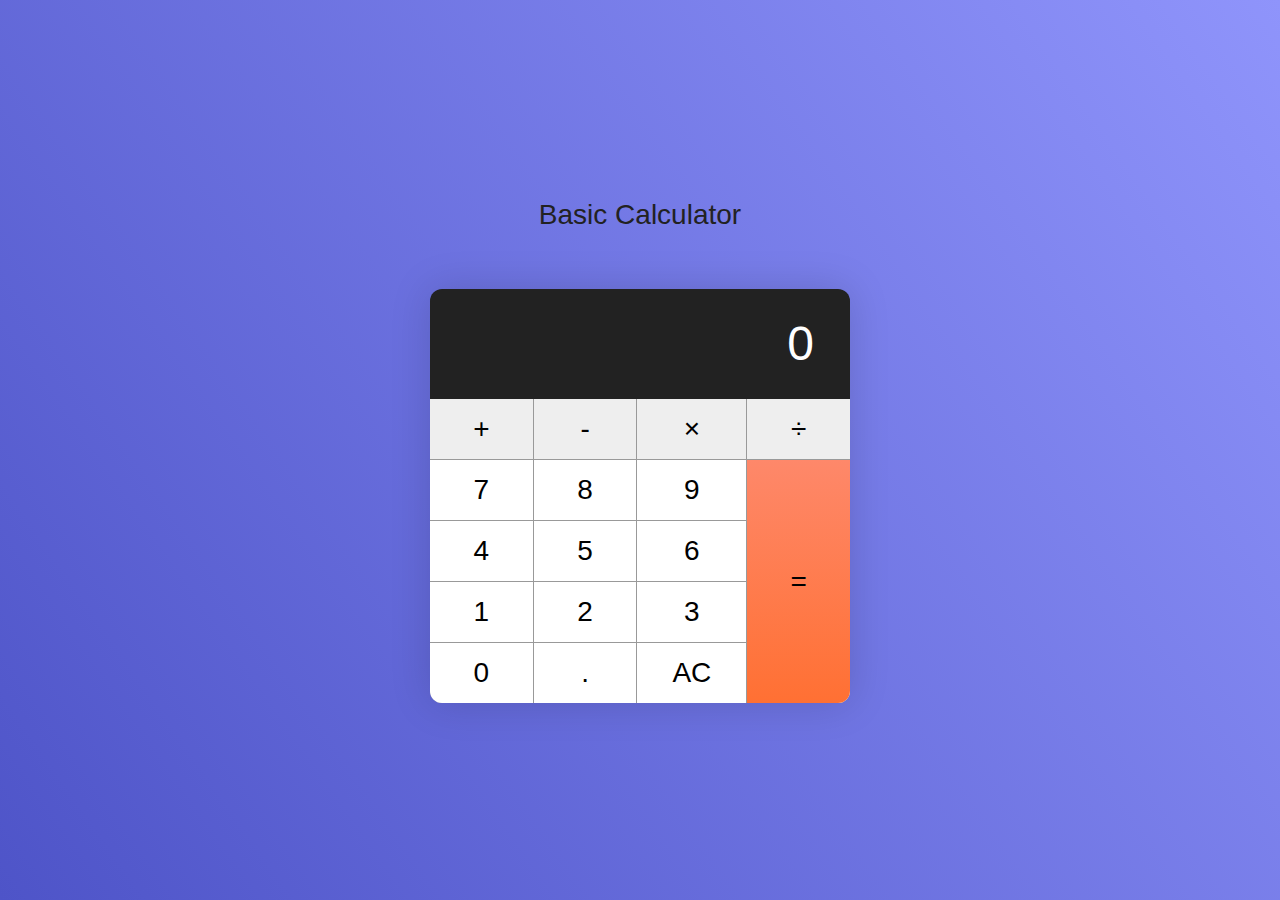
<file: Calculator/index.html>
<html lang="en">
<head>
    <meta charset="UTF-8">
    <meta name="viewport" content="width=device-width, initial-scale=1.0">
    <meta http-equiv="X-UA-Compatible" content="ie=edge">
    <link rel="stylesheet" type="text/css" href="style.css">
    <title>Js Calculator</title>
</head>
<body>
    <div class="container">
        <p>
          Basic Calculator
        </p>
        <div class="calculator">
          <div class="calculator__display">0</div>
    
          <div class="calculator__keys">
            <button class="key--operator" data-action="add">+</button>
            <button class="key--operator" data-action="subtract">-</button>
            <button class="key--operator" data-action="multiply">&times;</button>
            <button class="key--operator" data-action="divide">÷</button>
            <button>7</button>
            <button>8</button>
            <button>9</button>
            <button>4</button>
            <button>5</button>
            <button>6</button>
            <button>1</button>
            <button>2</button>
            <button>3</button>
            <button>0</button>
            <button data-action="decimal">.</button>
            <button data-action="clear">AC</button>
            <button class="key--equal" data-action="calculate">=</button>
          </div>
        </div>
      </div>
      <script src="index.js"></script>
</body>
</html>
</file>
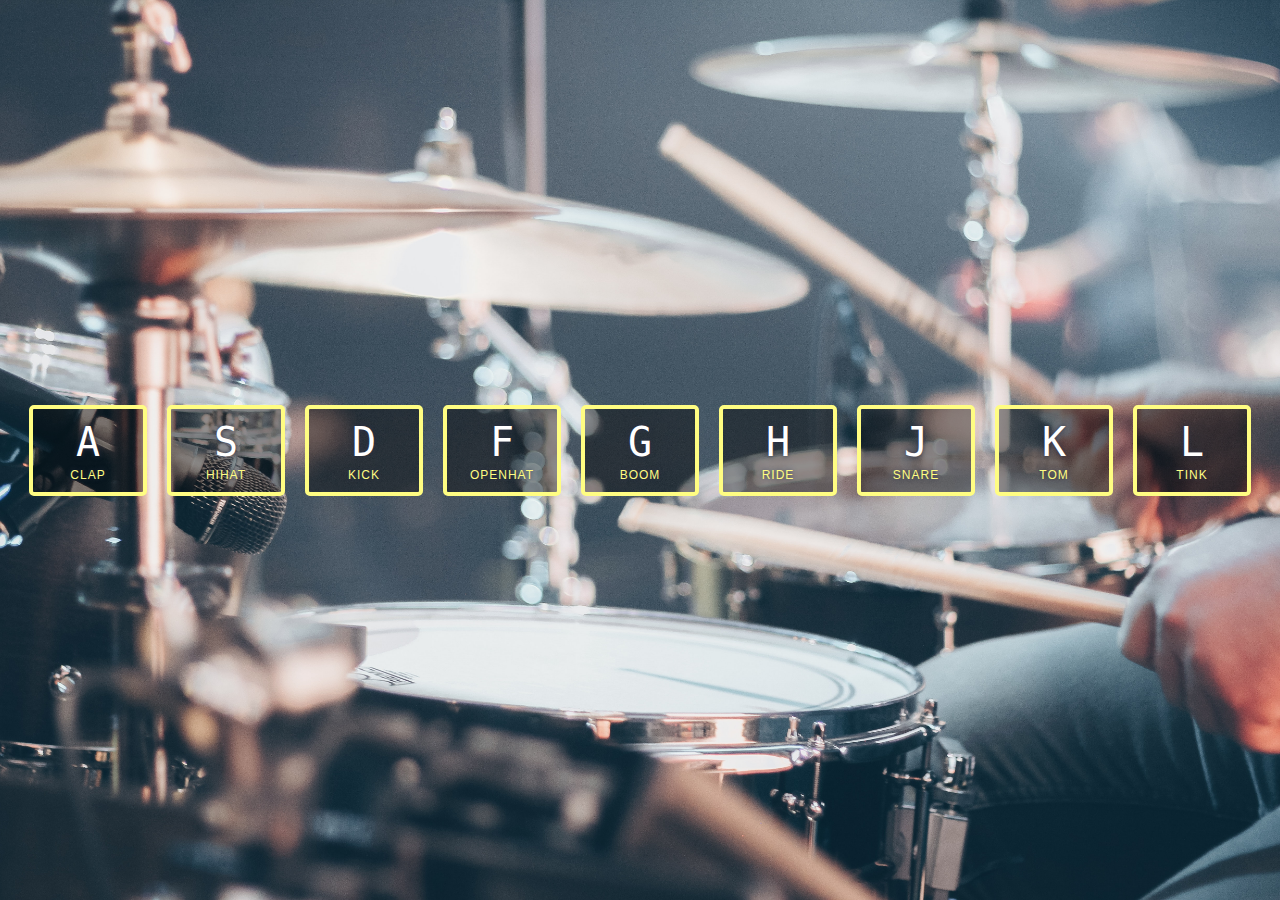
<file: DrumKit/index.html>
<!DOCTYPE html>
<html lang="en">
  <head>
    <meta charset="UTF-8" />
    <title>JS Drum Kit</title>
    <link rel="stylesheet" href="style.css" />
  </head>
  <body>
    <div class="keys">
      <div data-key="65" class="key">
        <kbd>A</kbd>
        <span class="sound">clap</span>
      </div>
      <div data-key="83" class="key">
        <kbd>S</kbd>
        <span class="sound">hihat</span>
      </div>
      <div data-key="68" class="key">
        <kbd>D</kbd>
        <span class="sound">kick</span>
      </div>
      <div data-key="70" class="key">
        <kbd>F</kbd>
        <span class="sound">openhat</span>
      </div>
      <div data-key="71" class="key">
        <kbd>G</kbd>
        <span class="sound">boom</span>
      </div>
      <div data-key="72" class="key">
        <kbd>H</kbd>
        <span class="sound">ride</span>
      </div>
      <div data-key="74" class="key">
        <kbd>J</kbd>
        <span class="sound">snare</span>
      </div>
      <div data-key="75" class="key">
        <kbd>K</kbd>
        <span class="sound">tom</span>
      </div>
      <div data-key="76" class="key">
        <kbd>L</kbd>
        <span class="sound">tink</span>
      </div>
    </div>

    <audio data-key="65" src="sounds/clap.wav"></audio>
    <audio data-key="83" src="sounds/hihat.wav"></audio>
    <audio data-key="68" src="sounds/kick.wav"></audio>
    <audio data-key="70" src="sounds/openhat.wav"></audio>
    <audio data-key="71" src="sounds/boom.wav"></audio>
    <audio data-key="72" src="sounds/ride.wav"></audio>
    <audio data-key="74" src="sounds/snare.wav"></audio>
    <audio data-key="75" src="sounds/tom.wav"></audio>
    <audio data-key="76" src="sounds/tink.wav"></audio>

    <script src="app.js"></script>
  </body>
</html>
</file>
<file: DrumKit/style.css>
html {
  font-size: 10px;
  background: url(drums.jpg) bottom center;
  background-size: cover;
}

body,
html {
  margin: 0;
  padding: 0;
  font-family: sans-serif;
}

.keys {
  display: flex;
  flex: 1;
  min-height: 100vh;
  align-items: center;
  justify-content: center;
}

.key {
  border: 0.4rem solid #fffd82;
  border-radius: 0.5rem;
  margin: 1rem;
  font-size: 1.5rem;
  padding: 1rem 0.5rem;
  transition: all 0.07s ease;
  width: 10rem;
  text-align: center;
  color: white;
  background: rgba(0, 0, 0, 0.4);
  text-shadow: 0 0 0.5rem #2d3047;
}

.playing {
  transform: scale(1.1);
  border-color: #ed217c;
  box-shadow: 0 0 1rem #ed217c;
}

kbd {
  display: block;
  font-size: 4rem;
}

.sound {
  font-size: 1.2rem;
  text-transform: uppercase;
  letter-spacing: 0.1rem;
  color: #fffd82;
}
</file>
<file: Calculator/style.css>
/* Some personal resets */
html {
  box-sizing: border-box;
}

*,
*::before,
*::after {
  box-sizing: inherit;
}

body {
  margin: 0;
}

/* Responsive Images */

embed,
iframe,
img,
object,
video {
  max-width: 100%;
}

h1,
h2,
h3,
h4,
h5,
h6,
ul,
ol,
li,
p,
pre,
blockquote,
figure,
hr {
  color:#222222;
  margin: 0;
  padding-right: 0;
  padding-left: 0;
}

a {
  text-decoration: none;
}

a:focus {
  outline: none;
}

h1,
h2,
h3,
h4,
h5,
h6 {
  display: block;
}

/* Removes all decimals and discs from lists */

ol,
ul {
  list-style: none;
}

/* 
 * Completely resets form items
 * ----------------------------
 * Super hard reset that removes all borders
 * and radiuses of all form items (including
 * checkboxes and radios)
 */

input,
textarea,
button {
  border: 0;
  border-radius: 0;
  background-color: transparent;
  font-size: inherit;
  font-family: inherit;
  font-weight: inherit;
  outline: none;
  appearance: none;
  text-align: left;
}

input:hover,
input:active,
input:focus,
textarea:hover,
textarea:active,
textarea:focus,
button:hover,
button:active,
button:focus {
  outline: none;
}

:root {
  font-family: Helvetica, Arial, sans-serif;
}

html {
  font-size: 175%;
  font-weight: 300;
  line-height: 1.3;
}

body {
  align-items: center;
  background-image: linear-gradient(235deg, #8f94fb, #4e54c8);
  display: flex;
  height: 100vh;
  justify-content: center;
}

.container {
  max-width: 20em;
}

.container > p {
  text-align: center;
}

.calculator {
  border-radius: 12px;
  box-shadow: 0 0 40px 0px rgba(0, 0, 0, 0.15);
  margin-left: auto;
  margin-right: auto;
  margin-top: 2em;
  max-width: 15em;
  overflow: hidden;
}

.calculator__display {
  background-color: #222222;
  color: #fff;
  font-size: 1.714285714em;
  padding: 0.5em 0.75em;
  text-align: right;
}

.calculator__keys {
  background-color: #999;
  display: grid;
  grid-gap: 1px;
  grid-template-columns: repeat(4, 1fr);
}

.calculator__keys > * {
  background-color: #fff;
  padding: 0.5em 1.25em;
  position: relative;
  text-align: center;
}

.calculator__keys > *:active::before,
.calculator__keys > .is-depressed::before {
  background-color: rgba(0, 0, 0, 0.2);
  bottom: 0;
  box-shadow: 0 0 6px 0 rgba(0, 0, 0, 0.5) inset;
  content: "";
  left: 0;
  opacity: 0.3;
  position: absolute;
  right: 0;
  top: 0;
  z-index: 1;
}

.key--operator {
  background-color: #eee;
}

.key--equal {
  background-image: linear-gradient(to bottom, #fe886a, #ff7033);
  grid-column: -2;
  grid-row: 2 / span 4;
}
</file>
